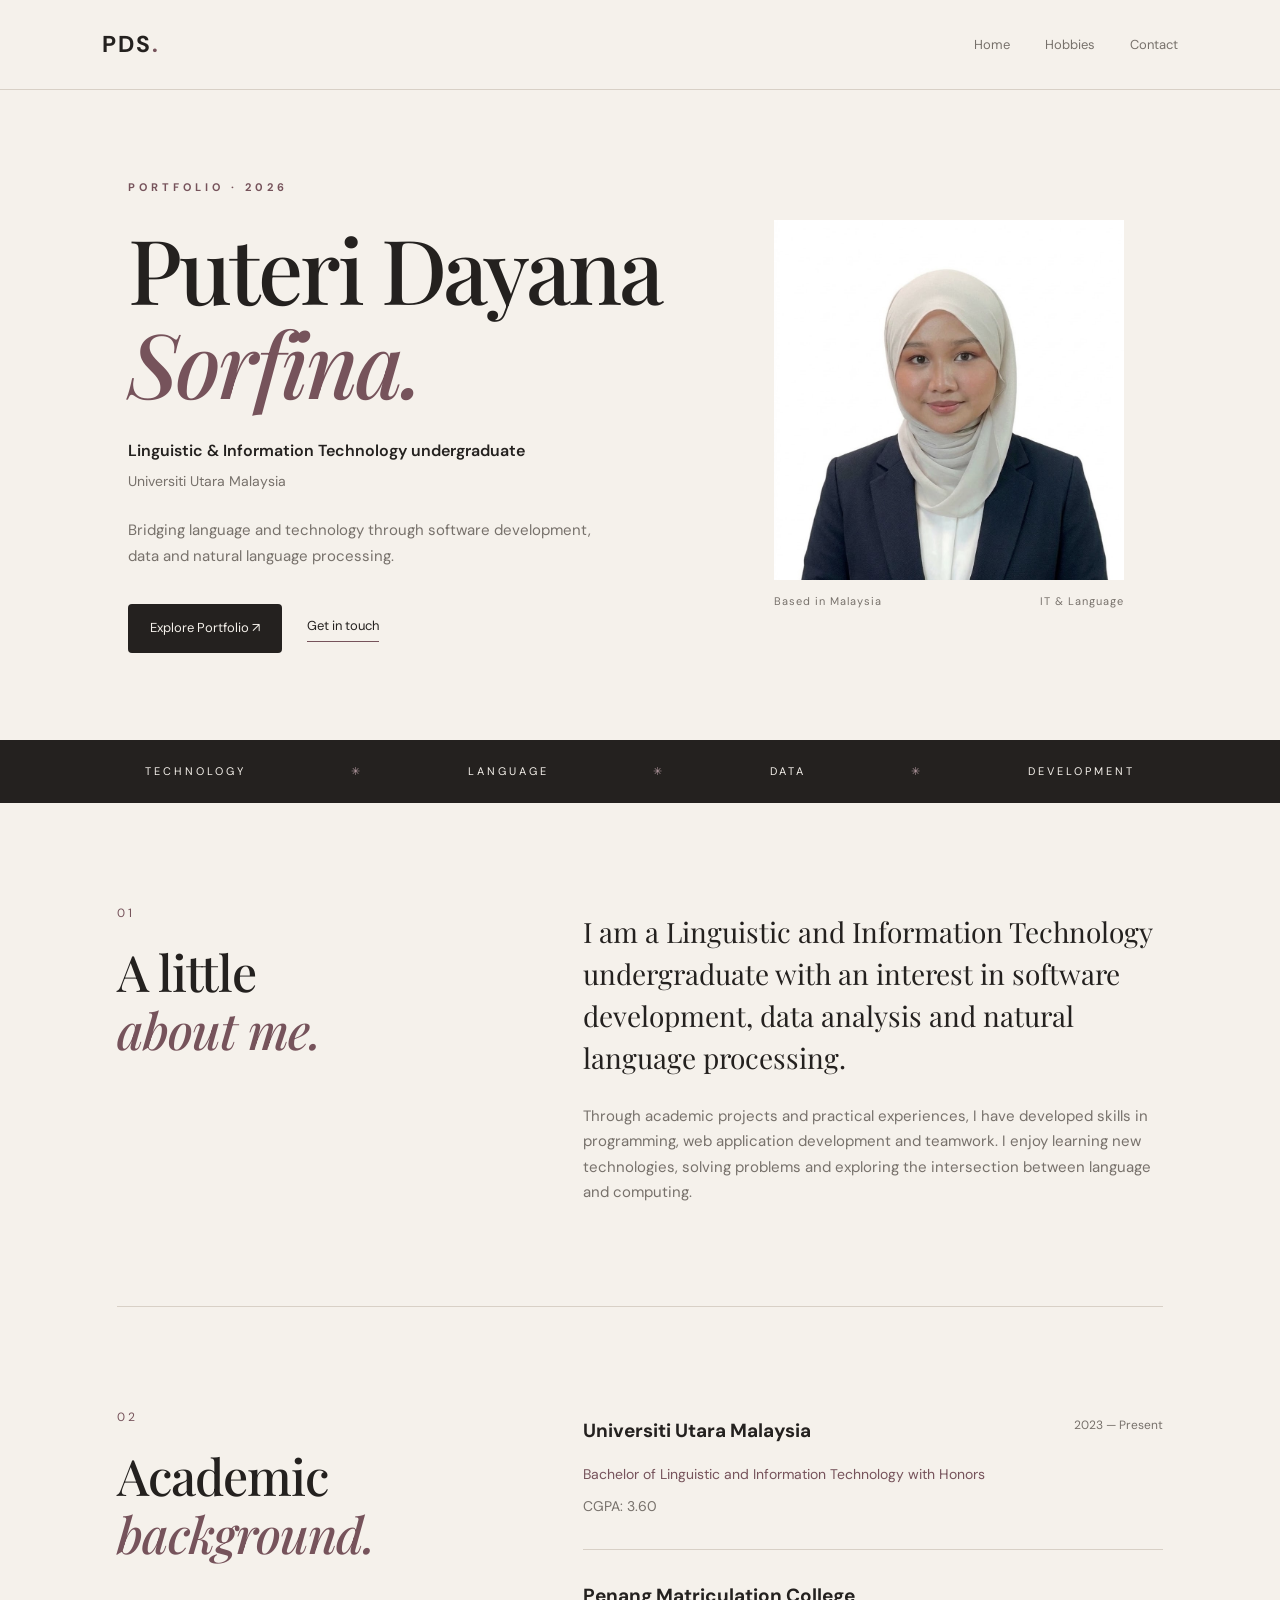
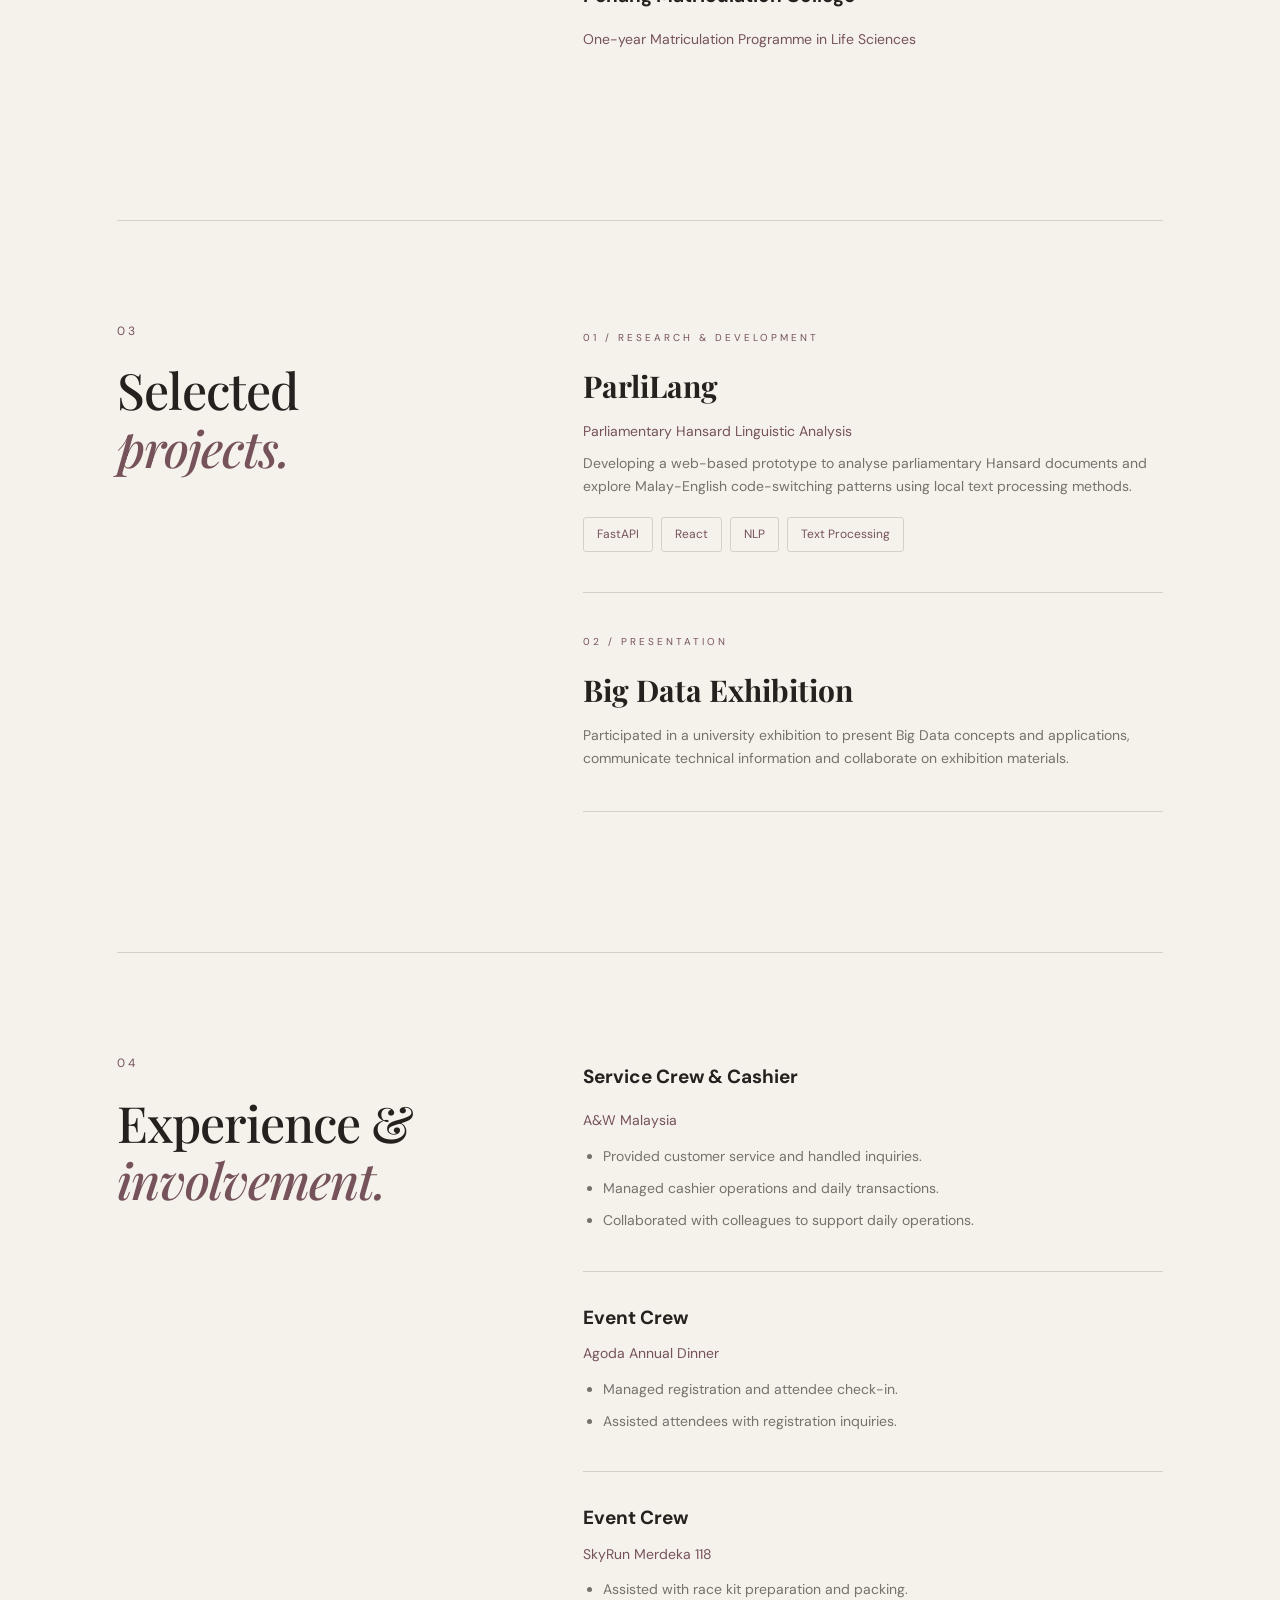
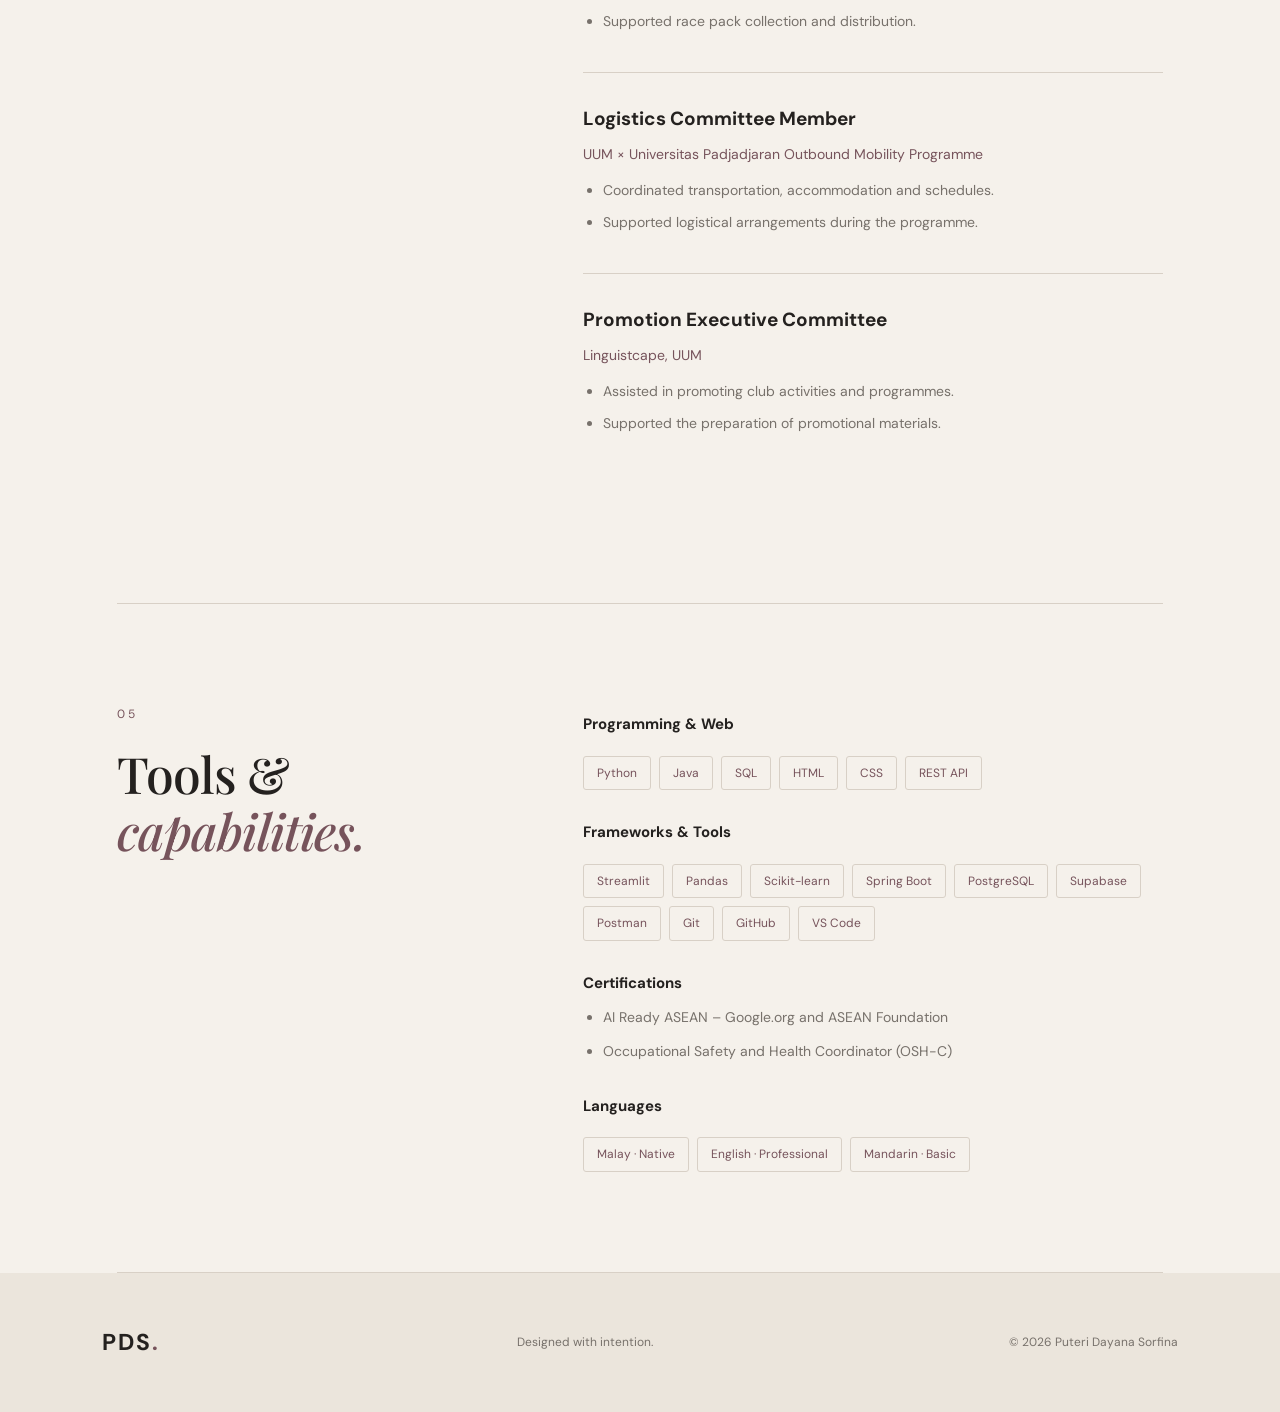
<file: index.html>
<!DOCTYPE html>
<html lang="en">
<head>
    <meta charset="UTF-8">
    <meta name="viewport" content="width=device-width, initial-scale=1.0">
    <title>Puteri Dayana Sorfina</title>
    <link rel="stylesheet" href="style.css">
</head>
<body>

    <nav class="navbar">
        <a href="index.html" class="brand">PDS<span>.</span></a>
        <div class="nav-links">
            <a href="index.html">Home</a>
            <a href="hobbies.html">Hobbies</a>
            <a href="contact.html">Contact</a>
        </div>
    </nav>

    <section class="hero">
        <div class="hero-text">
            <p class="overline">PORTFOLIO · 2026</p>
            <h1>Puteri Dayana<br><em>Sorfina.</em></h1>
            <p class="hero-subtitle">
                Linguistic & Information Technology undergraduate
                <span>Universiti Utara Malaysia</span>
            </p>
            <p class="hero-description">
                Bridging language and technology through software development,
                data and natural language processing.
            </p>
            <div class="hero-actions">
                <a href="#about" class="primary-button">Explore Portfolio ↗</a>
                <a href="contact.html" class="text-button">Get in touch</a>
            </div>
        </div>

        <div class="hero-image">
            <img src="images/profile.jpg" alt="Puteri Dayana Sorfina">
            <div class="image-caption">
                <span>Based in Malaysia</span>
                <span>IT & Language</span>
            </div>
        </div>
    </section>

    <div class="ticker">
        <span>TECHNOLOGY</span>
        <span>✳</span>
        <span>LANGUAGE</span>
        <span>✳</span>
        <span>DATA</span>
        <span>✳</span>
        <span>DEVELOPMENT</span>
    </div>

    <main>

        <section class="section about-section" id="about">
            <div class="section-heading">
                <span class="section-number">01</span>
                <h2>A little<br><em>about me.</em></h2>
            </div>

            <div class="section-body">
                <p class="large-text">
                    I am a Linguistic and Information Technology undergraduate
                    with an interest in software development, data analysis
                    and natural language processing.
                </p>
                <p>
                    Through academic projects and practical experiences, I have
                    developed skills in programming, web application development
                    and teamwork. I enjoy learning new technologies, solving
                    problems and exploring the intersection between language
                    and computing.
                </p>
            </div>
        </section>

        <section class="section" id="education">
            <div class="section-heading">
                <span class="section-number">02</span>
                <h2>Academic<br><em>background.</em></h2>
            </div>

            <div class="section-body">
                <div class="entry">
                    <div class="entry-top">
                        <h3>Universiti Utara Malaysia</h3>
                        <span class="entry-date">2023 — Present</span>
                    </div>
                    <p class="entry-subtitle">
                        Bachelor of Linguistic and Information Technology with Honors
                    </p>
                    <p>CGPA: 3.60</p>
                </div>

                <div class="entry">
                    <div class="entry-top">
                        <h3>Penang Matriculation College</h3>
                    </div>
                    <p class="entry-subtitle">
                        One-year Matriculation Programme in Life Sciences
                    </p>
                </div>
            </div>
        </section>

        <section class="section" id="projects">
            <div class="section-heading">
                <span class="section-number">03</span>
                <h2>Selected<br><em>projects.</em></h2>
            </div>

            <div class="section-body">

                <div class="project-entry">
                    <span class="project-index">01 / RESEARCH & DEVELOPMENT</span>
                    <h3>ParliLang</h3>
                    <p class="entry-subtitle">
                        Parliamentary Hansard Linguistic Analysis
                    </p>
                    <p>
                        Developing a web-based prototype to analyse parliamentary
                        Hansard documents and explore Malay-English code-switching
                        patterns using local text processing methods.
                    </p>
                    <div class="tag-list">
                        <span>FastAPI</span>
                        <span>React</span>
                        <span>NLP</span>
                        <span>Text Processing</span>
                    </div>
                </div>

                <div class="project-entry">
                    <span class="project-index">02 / PRESENTATION</span>
                    <h3>Big Data Exhibition</h3>
                    <p>
                        Participated in a university exhibition to present
                        Big Data concepts and applications, communicate
                        technical information and collaborate on exhibition
                        materials.
                    </p>
                </div>

            </div>
        </section>

        <section class="section" id="experience">
            <div class="section-heading">
                <span class="section-number">04</span>
                <h2>Experience &<br><em>involvement.</em></h2>
            </div>

            <div class="section-body">

                <div class="entry">
                    <div class="entry-top">
                        <h3>Service Crew & Cashier</h3>
                    </div>
                    <p class="entry-subtitle">A&W Malaysia</p>
                    <ul>
                        <li>Provided customer service and handled inquiries.</li>
                        <li>Managed cashier operations and daily transactions.</li>
                        <li>Collaborated with colleagues to support daily operations.</li>
                    </ul>
                </div>

                <div class="entry">
                    <h3>Event Crew</h3>
                    <p class="entry-subtitle">Agoda Annual Dinner</p>
                    <ul>
                        <li>Managed registration and attendee check-in.</li>
                        <li>Assisted attendees with registration inquiries.</li>
                    </ul>
                </div>

                <div class="entry">
                    <h3>Event Crew</h3>
                    <p class="entry-subtitle">SkyRun Merdeka 118</p>
                    <ul>
                        <li>Assisted with race kit preparation and packing.</li>
                        <li>Supported race pack collection and distribution.</li>
                    </ul>
                </div>

                <div class="entry">
                    <h3>Logistics Committee Member</h3>
                    <p class="entry-subtitle">
                        UUM × Universitas Padjadjaran Outbound Mobility Programme
                    </p>
                    <ul>
                        <li>Coordinated transportation, accommodation and schedules.</li>
                        <li>Supported logistical arrangements during the programme.</li>
                    </ul>
                </div>

                <div class="entry">
                    <h3>Promotion Executive Committee</h3>
                    <p class="entry-subtitle">Linguistcape, UUM</p>
                    <ul>
                        <li>Assisted in promoting club activities and programmes.</li>
                        <li>Supported the preparation of promotional materials.</li>
                    </ul>
                </div>

            </div>
        </section>

        <section class="section" id="skills">
            <div class="section-heading">
                <span class="section-number">05</span>
                <h2>Tools &<br><em>capabilities.</em></h2>
            </div>

            <div class="section-body">

                <h3 class="skill-category">Programming & Web</h3>
                <div class="tag-list">
                    <span>Python</span>
                    <span>Java</span>
                    <span>SQL</span>
                    <span>HTML</span>
                    <span>CSS</span>
                    <span>REST API</span>
                </div>

                <h3 class="skill-category">Frameworks & Tools</h3>
                <div class="tag-list">
                    <span>Streamlit</span>
                    <span>Pandas</span>
                    <span>Scikit-learn</span>
                    <span>Spring Boot</span>
                    <span>PostgreSQL</span>
                    <span>Supabase</span>
                    <span>Postman</span>
                    <span>Git</span>
                    <span>GitHub</span>
                    <span>VS Code</span>
                </div>

                <h3 class="skill-category">Certifications</h3>
                <ul>
                    <li>AI Ready ASEAN – Google.org and ASEAN Foundation</li>
                    <li>Occupational Safety and Health Coordinator (OSH-C)</li>
                </ul>

                <h3 class="skill-category">Languages</h3>
                <div class="tag-list">
                    <span>Malay · Native</span>
                    <span>English · Professional</span>
                    <span>Mandarin · Basic</span>
                </div>

            </div>
        </section>

    </main>

    <footer>
        <div class="footer-content">
            <a href="#" class="brand">PDS<span>.</span></a>
            <p>Designed with intention.</p>
            <p>© 2026 Puteri Dayana Sorfina</p>
        </div>
    </footer>

</body>
</html>
</file>
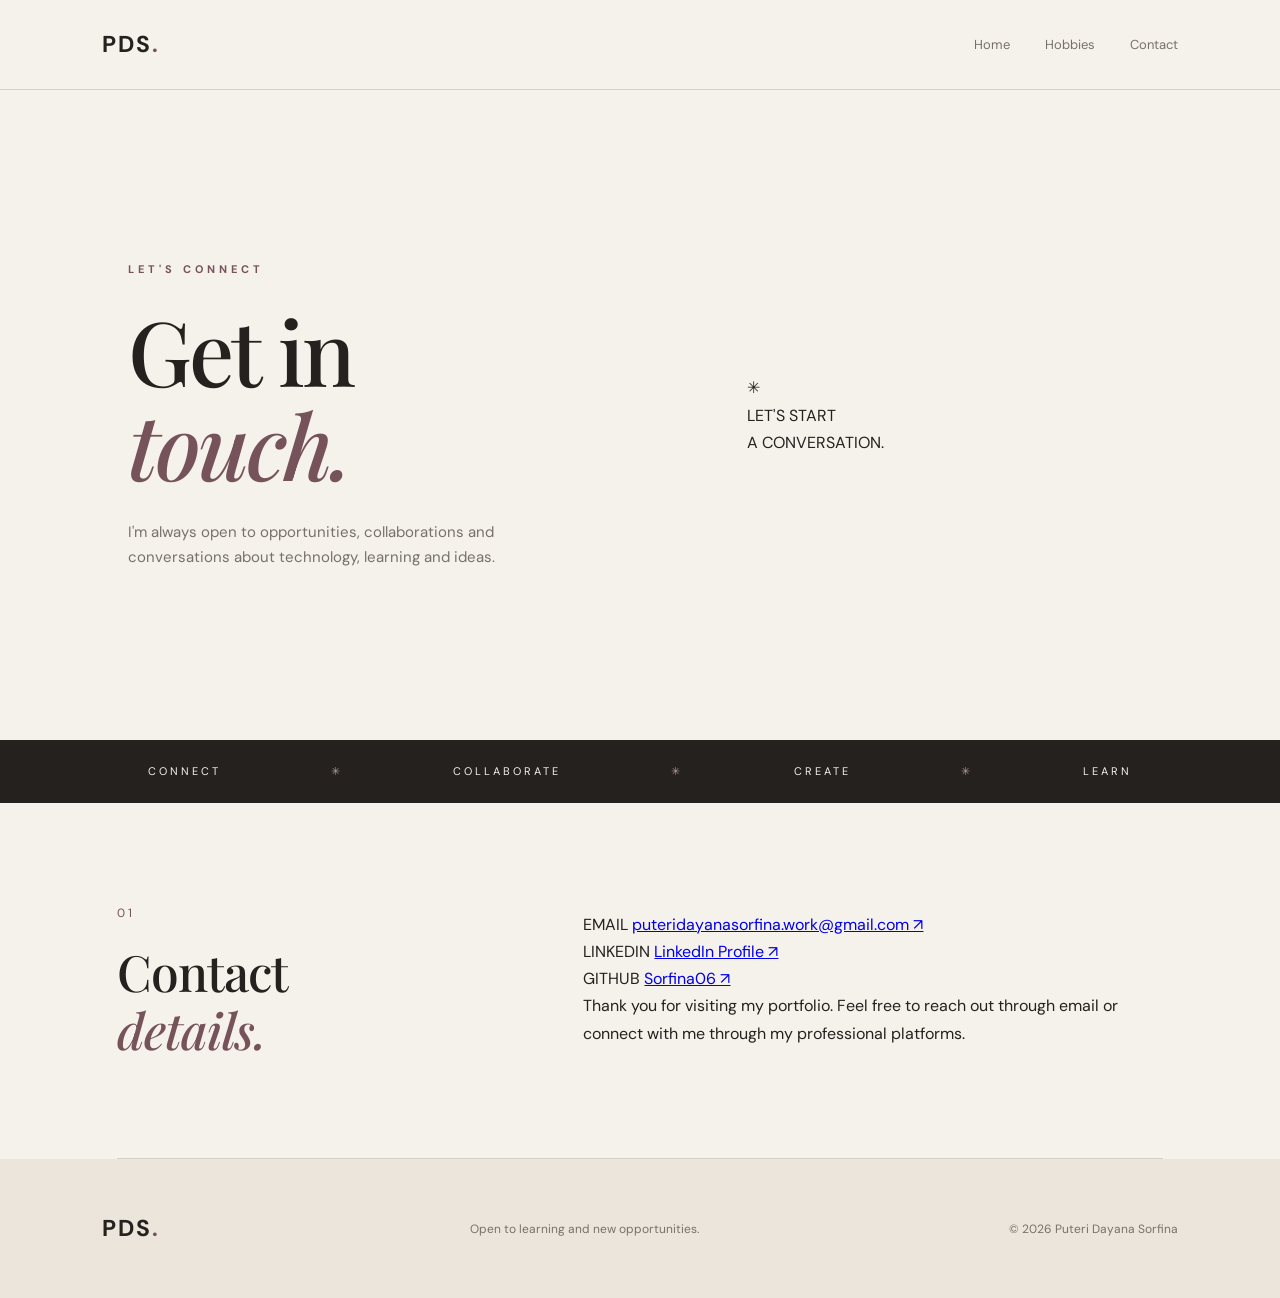
<file: contact.html>
<!DOCTYPE html>
<html lang="en">
<head>
    <meta charset="UTF-8">
    <meta name="viewport" content="width=device-width, initial-scale=1.0">
    <title>Contact | Puteri Dayana Sorfina</title>
    <link rel="stylesheet" href="style.css">
</head>
<body>

    <nav class="navbar">
        <a href="index.html" class="brand">PDS<span>.</span></a>
        <div class="nav-links">
            <a href="index.html">Home</a>
            <a href="hobbies.html">Hobbies</a>
            <a href="contact.html">Contact</a>
        </div>
    </nav>

    <section class="hero contact-hero">
        <div class="hero-text">
            <p class="overline">LET'S CONNECT</p>
            <h1>Get in<br><em>touch.</em></h1>
            <p class="hero-description">
                I'm always open to opportunities, collaborations
                and conversations about technology, learning and ideas.
            </p>
        </div>

        <div class="contact-visual">
            <span class="contact-symbol">✳</span>
            <p>LET'S START<br>A CONVERSATION.</p>
        </div>
    </section>

    <div class="ticker">
        <span>CONNECT</span>
        <span>✳</span>
        <span>COLLABORATE</span>
        <span>✳</span>
        <span>CREATE</span>
        <span>✳</span>
        <span>LEARN</span>
    </div>

    <main>
        <section class="section">
            <div class="section-heading">
                <span class="section-number">01</span>
                <h2>Contact<br><em>details.</em></h2>
            </div>

            <div class="section-body">

                <div class="contact-entry">
                    <span class="contact-label">EMAIL</span>
                    <a href="mailto:puteridayanasorfina.work@gmail.com">
                        puteridayanasorfina.work@gmail.com ↗
                    </a>
                </div>

                <div class="contact-entry">
                    <span class="contact-label">LINKEDIN</span>
                    <a href="https://www.linkedin.com/" target="_blank">
                        LinkedIn Profile ↗
                    </a>
                </div>

                <div class="contact-entry">
                    <span class="contact-label">GITHUB</span>
                    <a href="https://github.com/Sorfina06" target="_blank">
                        Sorfina06 ↗
                    </a>
                </div>

                <div class="contact-note">
                    <p>
                        Thank you for visiting my portfolio. Feel free to reach
                        out through email or connect with me through my professional
                        platforms.
                    </p>
                </div>

            </div>
        </section>
    </main>

    <footer>
        <div class="footer-content">
            <a href="index.html" class="brand">PDS<span>.</span></a>
            <p>Open to learning and new opportunities.</p>
            <p>© 2026 Puteri Dayana Sorfina</p>
        </div>
    </footer>

</body>
</html>
</file>
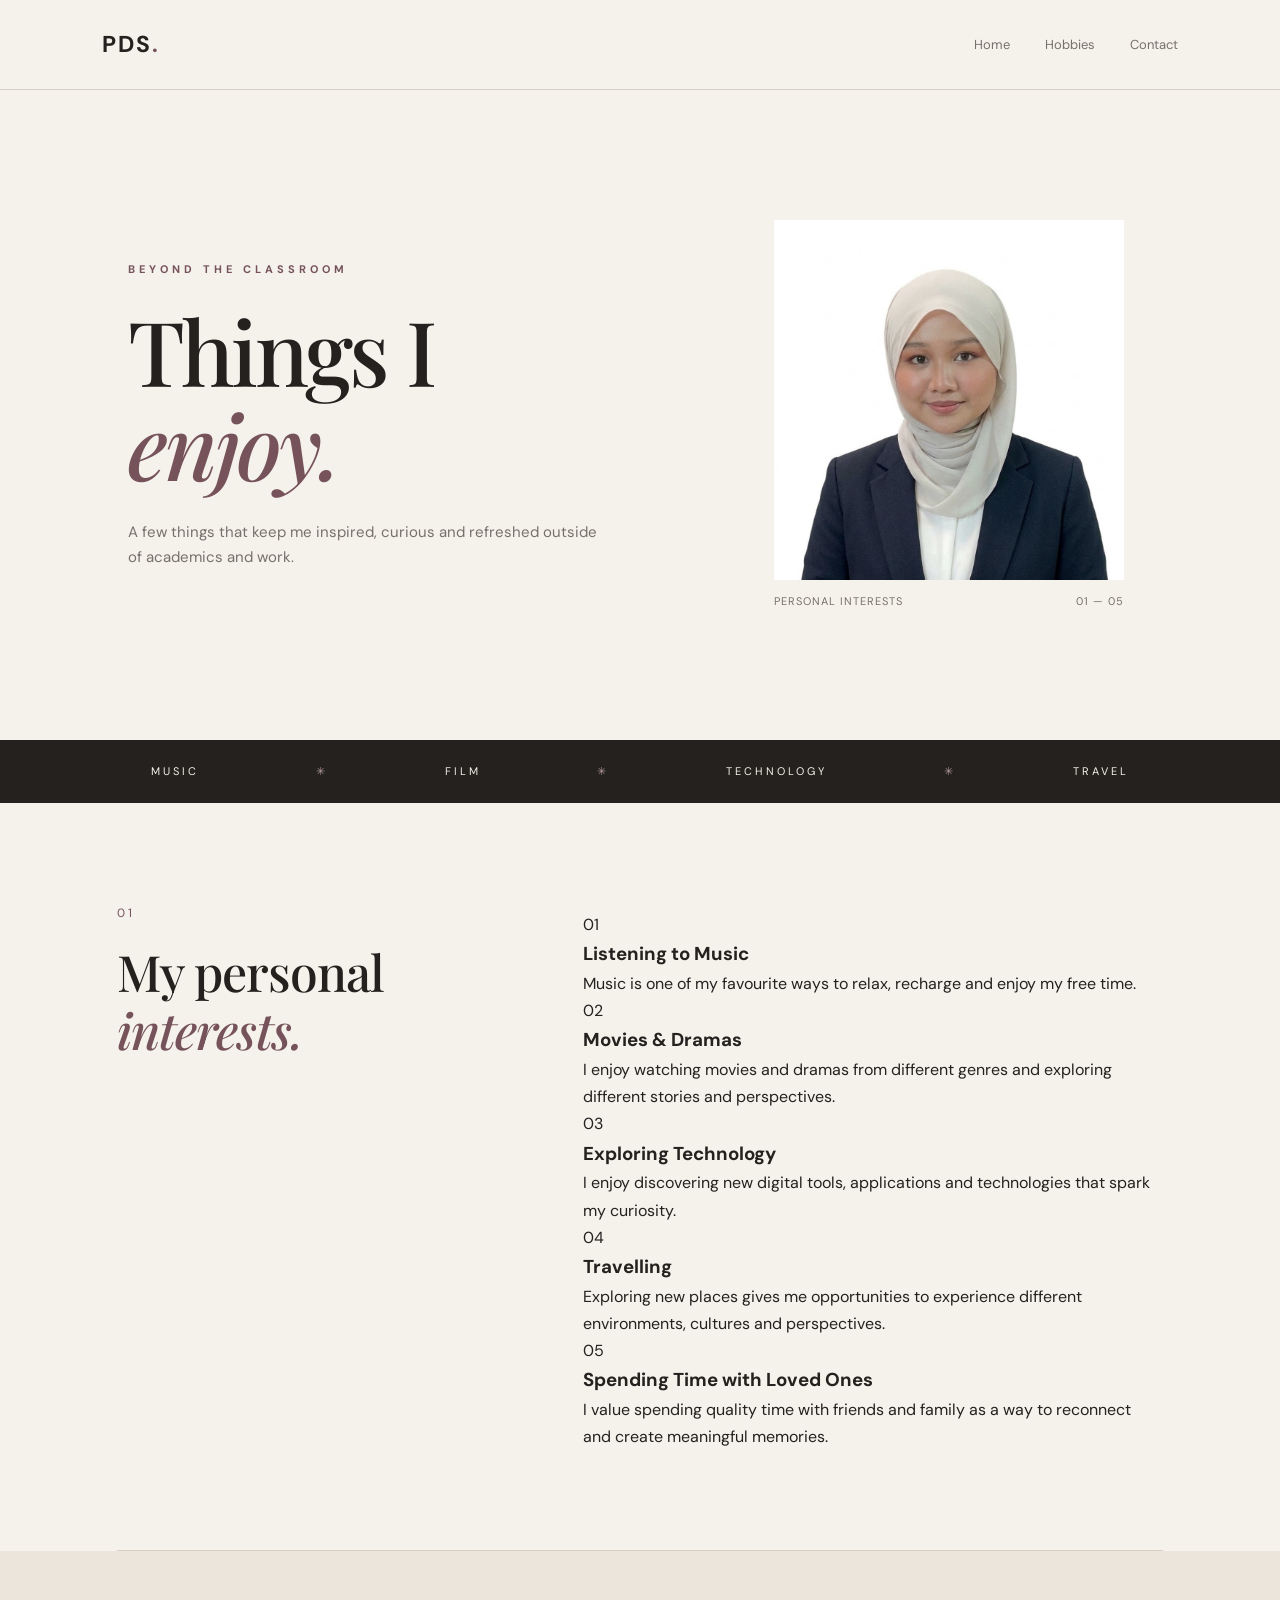
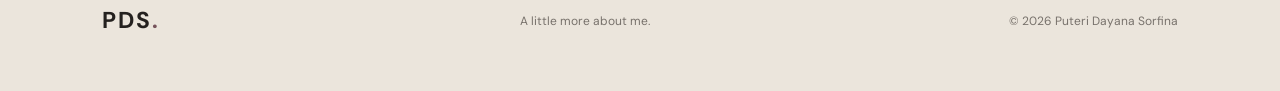
<file: hobbies.html>
<!DOCTYPE html>
<html lang="en">
<head>
    <meta charset="UTF-8">
    <meta name="viewport" content="width=device-width, initial-scale=1.0">
    <title>Hobbies | Puteri Dayana Sorfina</title>
    <link rel="stylesheet" href="style.css">
</head>
<body>

    <nav class="navbar">
        <a href="index.html" class="brand">PDS<span>.</span></a>
        <div class="nav-links">
            <a href="index.html">Home</a>
            <a href="hobbies.html">Hobbies</a>
            <a href="contact.html">Contact</a>
        </div>
    </nav>

    <section class="hero hobbies-hero">
        <div class="hero-text">
            <p class="overline">BEYOND THE CLASSROOM</p>
            <h1>Things I<br><em>enjoy.</em></h1>
            <p class="hero-description">
                A few things that keep me inspired, curious and refreshed
                outside of academics and work.
            </p>
        </div>

        <div class="hero-image hobby-image">
            <img src="images/profile.jpg" alt="Puteri Dayana Sorfina">
            <div class="image-caption">
                <span>PERSONAL INTERESTS</span>
                <span>01 — 05</span>
            </div>
        </div>
    </section>

    <div class="ticker">
        <span>MUSIC</span>
        <span>✳</span>
        <span>FILM</span>
        <span>✳</span>
        <span>TECHNOLOGY</span>
        <span>✳</span>
        <span>TRAVEL</span>
    </div>

    <main>
        <section class="section">
            <div class="section-heading">
                <span class="section-number">01</span>
                <h2>My personal<br><em>interests.</em></h2>
            </div>

            <div class="section-body">

                <div class="hobby-entry">
                    <span class="hobby-number">01</span>
                    <div>
                        <h3>Listening to Music</h3>
                        <p>
                            Music is one of my favourite ways to relax,
                            recharge and enjoy my free time.
                        </p>
                    </div>
                </div>

                <div class="hobby-entry">
                    <span class="hobby-number">02</span>
                    <div>
                        <h3>Movies & Dramas</h3>
                        <p>
                            I enjoy watching movies and dramas from different
                            genres and exploring different stories and perspectives.
                        </p>
                    </div>
                </div>

                <div class="hobby-entry">
                    <span class="hobby-number">03</span>
                    <div>
                        <h3>Exploring Technology</h3>
                        <p>
                            I enjoy discovering new digital tools, applications
                            and technologies that spark my curiosity.
                        </p>
                    </div>
                </div>

                <div class="hobby-entry">
                    <span class="hobby-number">04</span>
                    <div>
                        <h3>Travelling</h3>
                        <p>
                            Exploring new places gives me opportunities to
                            experience different environments, cultures and perspectives.
                        </p>
                    </div>
                </div>

                <div class="hobby-entry">
                    <span class="hobby-number">05</span>
                    <div>
                        <h3>Spending Time with Loved Ones</h3>
                        <p>
                            I value spending quality time with friends and family
                            as a way to reconnect and create meaningful memories.
                        </p>
                    </div>
                </div>

            </div>
        </section>
    </main>

    <footer>
        <div class="footer-content">
            <a href="index.html" class="brand">PDS<span>.</span></a>
            <p>A little more about me.</p>
            <p>© 2026 Puteri Dayana Sorfina</p>
        </div>
    </footer>

</body>
</html>
</file>
<file: style.css>
@import url('https://fonts.googleapis.com/css2?family=DM+Sans:wght@400;500;600;700&family=Playfair+Display:ital,wght@0,500;0,600;0,700;1,500&display=swap');

:root {
    --cream: #f5f1eb;
    --paper: #ebe5dc;
    --ink: #24211f;
    --muted: #77716b;
    --accent: #76535b;
    --line: #d8d0c6;
}

* {
    margin: 0;
    padding: 0;
    box-sizing: border-box;
}

html {
    scroll-behavior: smooth;
}

body {
    background: var(--cream);
    color: var(--ink);
    font-family: 'DM Sans', sans-serif;
    line-height: 1.7;
}

/* NAVIGATION */

.navbar {
    display: flex;
    justify-content: space-between;
    align-items: center;
    padding: 25px 8%;
    border-bottom: 1px solid var(--line);
}

.brand {
    text-decoration: none;
    color: var(--ink);
    font-weight: 700;
    font-size: 23px;
    letter-spacing: 2px;
}

.brand span {
    color: var(--accent);
}

.nav-links {
    display: flex;
    gap: 35px;
}

.nav-links a {
    text-decoration: none;
    color: var(--muted);
    font-size: 13px;
    transition: 0.3s;
}

.nav-links a:hover {
    color: var(--accent);
}

/* HERO */

.hero {
    min-height: 650px;
    display: grid;
    grid-template-columns: 1.15fr 0.85fr;
    align-items: center;
    padding: 80px 10%;
    gap: 70px;
}

.hero-text {
    max-width: 700px;
}

.overline {
    font-size: 11px;
    letter-spacing: 4px;
    color: var(--accent);
    font-weight: 700;
    margin-bottom: 25px;
}

.hero h1 {
    font-family: 'Playfair Display', serif;
    font-size: clamp(55px, 7vw, 95px);
    line-height: 1.05;
    font-weight: 500;
    letter-spacing: -3px;
    margin-bottom: 28px;
}

.hero h1 em {
    color: var(--accent);
    font-weight: 500;
}

.hero-subtitle {
    font-weight: 600;
    font-size: 16px;
}

.hero-subtitle span {
    display: block;
    color: var(--muted);
    font-weight: 400;
    font-size: 14px;
    margin-top: 5px;
}

.hero-description {
    max-width: 470px;
    color: var(--muted);
    font-size: 15px;
    margin-top: 25px;
}

.hero-actions {
    display: flex;
    align-items: center;
    gap: 25px;
    margin-top: 35px;
}

.primary-button {
    background: var(--ink);
    color: var(--cream);
    padding: 13px 22px;
    text-decoration: none;
    font-size: 13px;
    border-radius: 4px;
    transition: 0.3s;
}

.primary-button:hover {
    background: var(--accent);
}

.text-button {
    text-decoration: none;
    color: var(--ink);
    font-size: 13px;
    border-bottom: 1px solid var(--accent);
    padding-bottom: 3px;
}

.hero-image {
    position: relative;
    max-width: 350px;
    width: 100%;
    justify-self: center;
}

.hero-image img {
    width: 100%;
    height: 360px;
    object-fit: cover;
    object-position: center 15%;
    display: block;
    filter: saturate(0.85);
}

.image-caption {
    display: flex;
    justify-content: space-between;
    margin-top: 12px;
    color: var(--muted);
    font-size: 11px;
    letter-spacing: 1px;
}

/* TICKER */

.ticker {
    background: var(--ink);
    color: var(--cream);
    padding: 22px 8%;
    display: flex;
    justify-content: space-around;
    flex-wrap: wrap;
    gap: 20px;
    font-size: 11px;
    letter-spacing: 3px;
}

.ticker span:nth-child(even) {
    color: #b59ba2;
}

/* MAIN CONTENT */

main {
    max-width: 1250px;
    margin: auto;
    padding: 0 8%;
}

.section {
    display: grid;
    grid-template-columns: 0.8fr 1.2fr;
    gap: 80px;
    padding: 100px 0;
    border-bottom: 1px solid var(--line);
}

.section-heading {
    position: relative;
}

.section-number {
    color: var(--accent);
    font-size: 12px;
    letter-spacing: 3px;
    display: block;
    margin-bottom: 20px;
}

.section-heading h2 {
    font-family: 'Playfair Display', serif;
    font-size: 50px;
    font-weight: 500;
    line-height: 1.15;
    letter-spacing: -1px;
}

.section-heading h2 em {
    color: var(--accent);
}

.section-body {
    padding-top: 8px;
}

.large-text {
    font-family: 'Playfair Display', serif;
    font-size: 28px;
    line-height: 1.5;
    margin-bottom: 25px;
}

.section-body > p:not(.large-text) {
    color: var(--muted);
    font-size: 15px;
}

/* ENTRIES */

.entry {
    padding: 0 0 30px 0;
    margin-bottom: 30px;
    border-bottom: 1px solid var(--line);
}

.entry:last-child {
    border-bottom: none;
}

.entry-top {
    display: flex;
    justify-content: space-between;
    flex-wrap: wrap;
    gap: 10px;
}

.entry h3,
.project-entry h3 {
    font-size: 19px;
    font-weight: 700;
    margin-bottom: 8px;
}

.entry-date {
    font-size: 12px;
    color: var(--muted);
}

.entry-subtitle {
    color: var(--accent) !important;
    font-size: 14px;
    margin: 8px 0;
}

.entry p {
    font-size: 14px;
    color: var(--muted);
}

.entry ul {
    padding-left: 20px;
    margin-top: 12px;
}

.entry li {
    color: var(--muted);
    font-size: 14px;
    margin-bottom: 8px;
}

/* PROJECTS */

.project-entry {
    padding-bottom: 40px;
    margin-bottom: 40px;
    border-bottom: 1px solid var(--line);
}

.project-index {
    font-size: 10px;
    letter-spacing: 3px;
    color: var(--accent);
    display: block;
    margin-bottom: 15px;
}

.project-entry h3 {
    font-family: 'Playfair Display', serif;
    font-size: 30px;
}

.project-entry p {
    color: var(--muted);
    font-size: 14px;
}

.tag-list {
    display: flex;
    flex-wrap: wrap;
    gap: 8px;
    margin-top: 18px;
}

.tag-list span {
    border: 1px solid var(--line);
    padding: 6px 13px;
    border-radius: 3px;
    font-size: 12px;
    color: var(--accent);
}

/* SKILLS */

.skill-category {
    margin: 30px 0 10px;
    font-size: 15px;
}

.skill-category:first-child {
    margin-top: 0;
}

.section-body > ul {
    padding-left: 20px;
    color: var(--muted);
}

.section-body > ul li {
    font-size: 14px;
    margin-bottom: 10px;
}

/* FOOTER */

footer {
    padding: 50px 8%;
    background: var(--paper);
}

.footer-content {
    max-width: 1250px;
    margin: auto;
    display: flex;
    justify-content: space-between;
    align-items: center;
    flex-wrap: wrap;
    gap: 20px;
}

.footer-content p {
    font-size: 12px;
    color: var(--muted);
}

/* RESPONSIVE */

@media (max-width: 900px) {
    .hero {
        grid-template-columns: 1fr 1fr;
        padding: 60px 7%;
        gap: 35px;
    }

    .hero-image img {
        height: 430px;
    }

    .hero h1 {
        font-size: 60px;
    }

    .section {
        grid-template-columns: 1fr;
        gap: 35px;
        padding: 75px 0;
    }

    .section-heading h2 {
        font-size: 42px;
    }

    main {
        padding: 0 7%;
    }
}

@media (max-width: 600px) {
    .navbar {
        padding: 20px 6%;
    }

    .nav-links {
        gap: 18px;
    }

    .nav-links a {
        font-size: 12px;
    }

    .hero {
        grid-template-columns: 1fr;
        padding: 50px 6%;
    }

    .hero h1 {
        font-size: 62px;
    }

    .hero-image {
        justify-self: start;
        max-width: 100%;
        width: 100%;
    }

    .hero-image img {
        height: 420px;
    }

    .hero-actions {
        flex-wrap: wrap;
    }

    .ticker {
        justify-content: center;
    }

    main {
        padding: 0 6%;
    }

    .section {
        padding: 60px 0;
    }

    .section-heading h2 {
        font-size: 38px;
    }

    .large-text {
        font-size: 23px;
    }

    .entry-top {
        flex-direction: column;
    }

    .footer-content {
        flex-direction: column;
        align-items: flex-start;
    }
}
</file>
